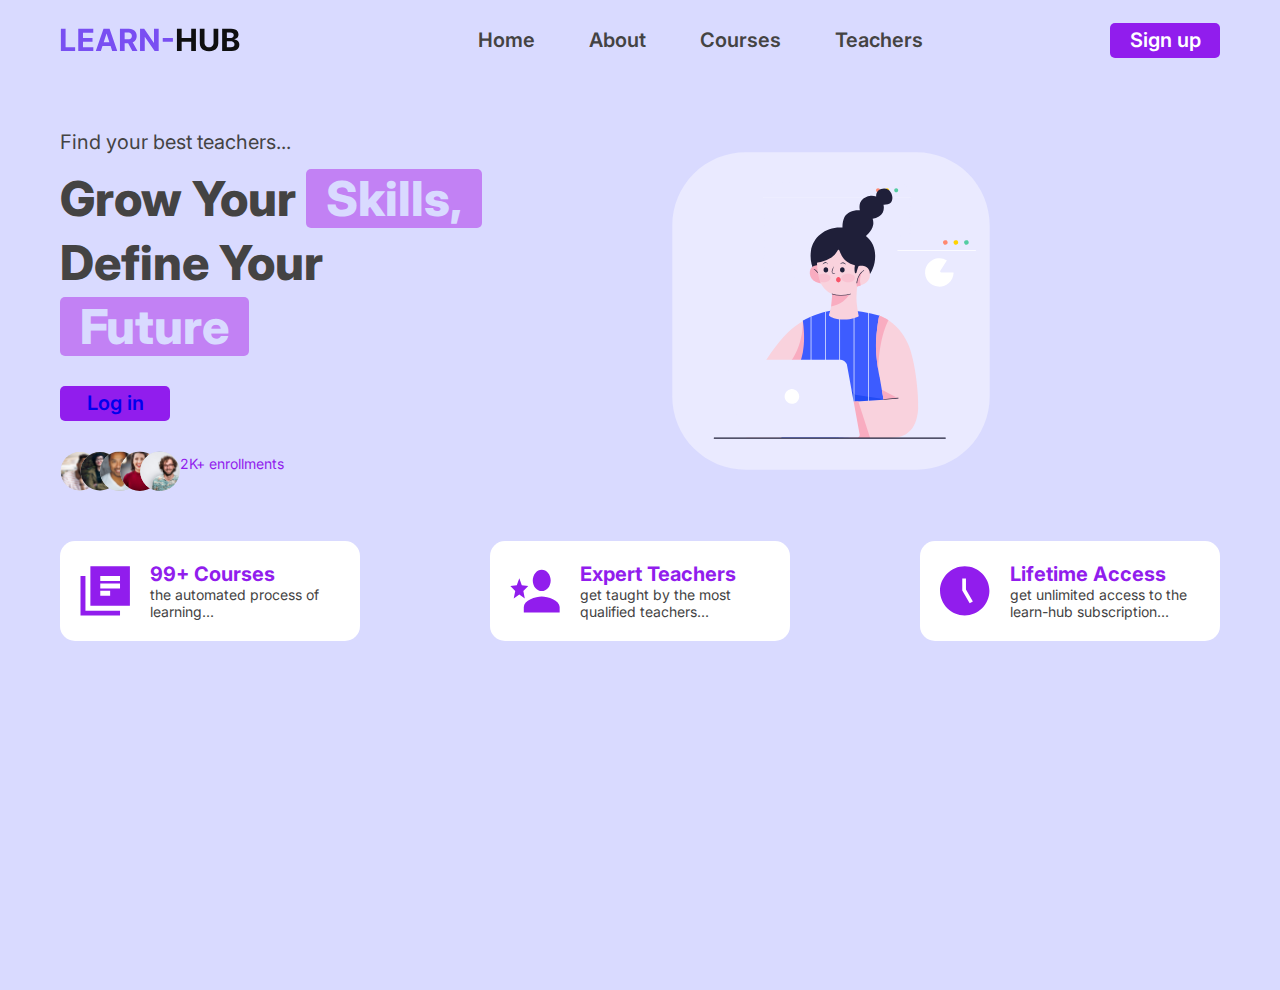
<file: index.html>
<!DOCTYPE html>
<html lang="en">
<head>
    <meta charset="UTF-8">
    <meta http-equiv="X-UA-Compatible" content="IE=edge">
    <meta name="viewport" content="width=device-width, initial-scale=1.0">
    <link rel="preconnect" href="https://fonts.googleapis.com">
    <link rel="preconnect" href="https://fonts.gstatic.com" crossorigin>
    <link href="https://fonts.googleapis.com/css2?family=Inter:wght@300;400;500;600;700;800&family=Nunito:wght@200;300;500;600;700&family=Poppins:wght@300;400;500;700&display=swap" rel="stylesheet">
    <title>Document</title>
    <link rel="stylesheet" href="styles/landing.css">
</head>
<body>
    <div class="hero">
        <header>
            <img src="images/LEARN-HUB.svg" alt="" srcset="">
            <nav class="nav">
                <ul>
                    <a href="#"><li>Home</li></a>
                    <a href="#"><li>About</li></a>
                    <a href="#"><li>Courses</li></a>
                    <a href="#"><li>Teachers</li></a>
                </ul>
            </nav>    
            <a href="sign-up.html">
                <div class="sign-up-button">
                    <p>Sign up</p>
                </div>
            </a>
        </header>
        <section>
            <div class="left">
                <p>Find your best teachers...</p>
                <h1>Grow Your <span> Skills,</span></h1>
                <h1>Define Your</h1>
                <span>Future</span>
                    <div class="login"><a href="homepage.html">Log in</a></div>
                <div class="avatar">
                    <img src="images/Ellipse 1.svg" alt="" srcset="">
                    <img src="images/Ellipse 2.svg" alt="" srcset="">
                    <img src="images/Ellipse 3.svg" alt="" srcset="">
                    <img src="images/Ellipse 4.svg" alt="" srcset="">
                    <img src="images/Ellipse 5.svg" alt="" srcset="">
                    <p>2K+ enrollments</p>
                </div>
            </div>
            <div class="right">
                <div class="image">
                    <img src="images/illustration 03.svg" alt="" srcset="">
                </div>
            </div>
        </section>
        <section class="services">
            <div class="cards">
                <img src="images/Vector (1).svg" alt="" srcset="">
                <div class="text">
                    <h2>99+ Courses</h2>
                    <p>the automated process of learning...</p>
                </div>
            </div>
            <div class="cards">
                <img src="images/Vector (2).svg" alt="" srcset="">
                <div class="text">
                    <h2>Expert Teachers</h2>
                    <p>get taught by the most qualified teachers...</p>
                </div>
            </div>
            <div class="cards">
                <img src="images/Vector (3).svg" alt="" srcset="">
                <div class="text">
                    <h2>Lifetime Access</h2>
                    <p>get unlimited access to the learn-hub subscription...</p>
                </div>
            </div>
        </section>
    </div>
</body>
</html>
</file>
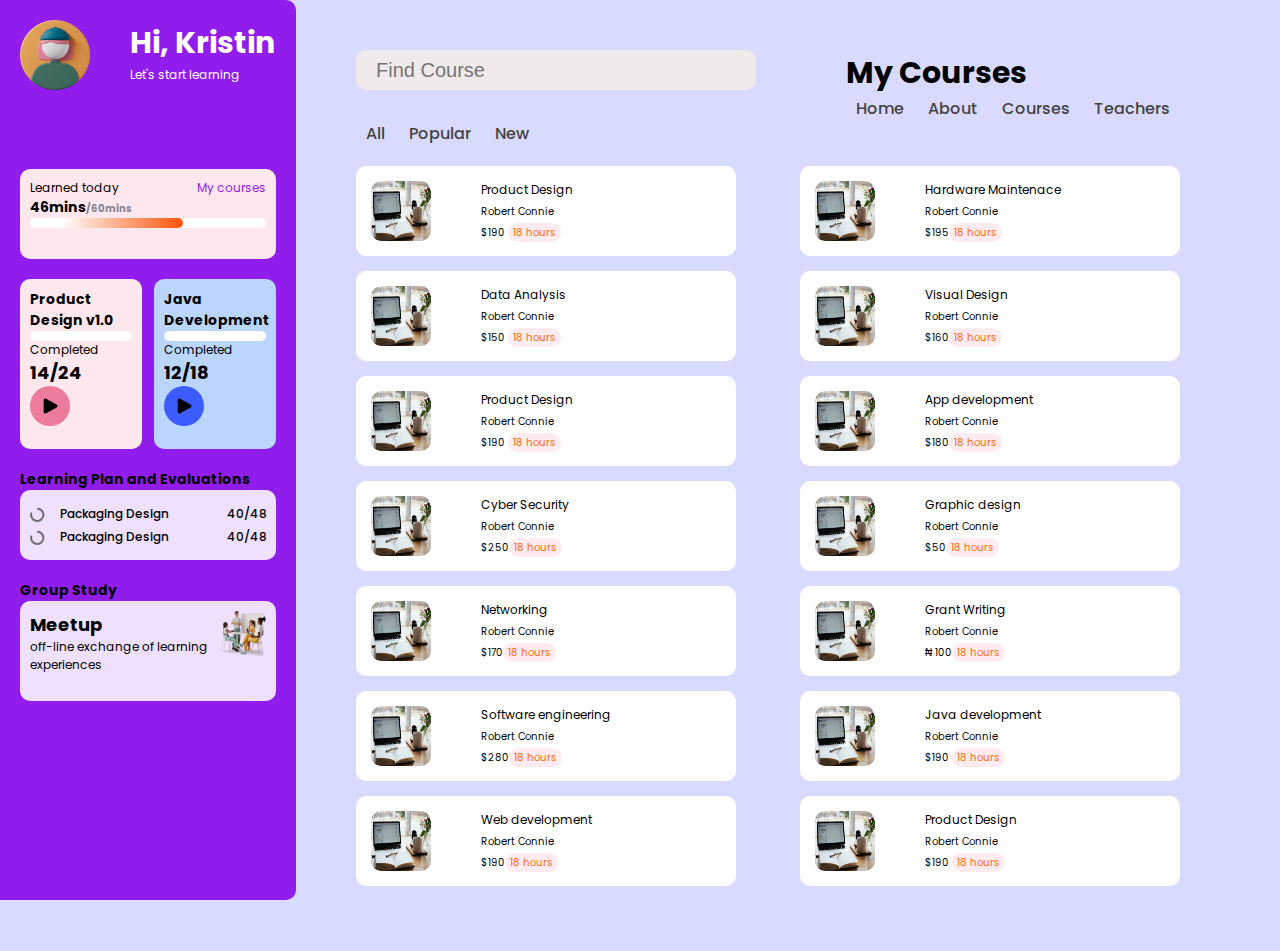
<file: homepage.html>
<!DOCTYPE html>
<html lang="en">
<head>
    <meta charset="UTF-8">
    <meta http-equiv="X-UA-Compatible" content="IE=edge">
    <meta name="viewport" content="width=device-width, initial-scale=1.0">
    <link rel="stylesheet" href="https://fonts.googleapis.com/css2?family=Material+Symbols+Rounded:opsz,wght,FILL,GRAD@48,400,0,0" />
    <link rel="preconnect" href="https://fonts.googleapis.com">
    <link rel="preconnect" href="https://fonts.gstatic.com" crossorigin>
    <link href="https://fonts.googleapis.com/css2?family=Inter:wght@300;400;500;600;700&family=Nunito:wght@200;300;500;600;700&family=Poppins:wght@300;400;500;700&display=swap" rel="stylesheet">
    <link rel="stylesheet" href="styles/homepage.css">
    <title>Document</title>
</head>
<body>
    <div class="container">
        <aside>
            <div class="top">
                <div class="avatar">
                    <img src="images/avatar.png" alt="" srcset="">
                </div>
                <div class="name">
                    <h1>Hi, Kristin</h1>
                    <h4>Let's start learning</h4>
                </div>
            </div>
            <div class="bottom">
                <div class="side-one">
                    <div class="heading">
                        <h4>Learned today</h4>
                        <a href="#">My courses</a>
                    </div>
                    <div class="time">
                        <h3>46mins<span>/60mins</span></h3>
                    </div>
                    <div class="progress">
                        <div class="progress-bar">
                        </div>
                    </div>
                </div>
                <div class="side-two">
                    <div class="side-card-1">
                        <h3>Product Design v1.0</h3>
                        <div class="progress"></div>
                        <h4>Completed</h4>
                        <h2>14/24</h2>
                        <div class="play">
                            <img src="images/icons8-play-100.png" alt="" srcset="">
                        </div>
                    </div>
                    <div class="side-card-2">
                        <h3>Java Development</h3>
                        <div class="progress"></div>
                        <h4>Completed</h4>
                        <h2>12/18</h2>
                        <div class="play-2">
                            <img src="images/icons8-play-100.png" alt="" srcset="">
                        </div>
                    </div>
                </div>
                <h3>Learning Plan and Evaluations</h3>
                <div class="side-three">
                    <div>
                        <div class="one">
                            <div class="">
                                <img src="images/Ellipse 19.svg" alt="" srcset="">
                                <p>Packaging Design</p>
                            </div>
                            <p>40<span>/48</span></p>
                        </div>
                        <div class="one">
                            <div class="">
                                <img src="images/Ellipse 19.svg" alt="" srcset="">
                                <p>Packaging Design</p>
                            </div>
                            <p>40<span>/48</span></p>
                        </div>
                    </div>
                </div>
                <h3>Group Study</h3>
                <div class="side-four">
                    <div class="writing">
                        <h2>Meetup</h2>
                        <h4>off-line exchange of learning experiences</h4>
                    </div>
                    <img src="images/group-reading.png" alt="">
                </div>
            </div>
        </aside>
        <main>
            <div class="menu">
                <input type="search" name="" id="search" placeholder="Find Course">
                <div class="nav-links">
                    <h1>My Courses</h1>
                    <ul>
                        <a href="#"><li>Home</li></a>
                        <a href="#"><li>About</li></a>
                        <a href="#"><li>Courses</li></a>
                        <a href="#"><li>Teachers</li></a>
                    </ul>
                </div>
            </div>
            <div class="filters">
                <ul>
                    <li>All</li>
                    <li>Popular</li>
                    <li>New</li>
                </ul>
            </div>
            <div class="middle">
                <div class="col-1">
                    <div class="card">
                        <img src="images/profile.jpg" alt="" srcset="">
                        <div class="write-up">
                            <h4>Product Design</h4>
                            <p>Robert Connie</p>
                            <p>$190 <span>18 hours</span></p>
                        </div>
                    </div>
                    <div class="card">
                        <img src="images/profile.jpg" alt="" srcset="">
                        <div class="write-up">
                            <h4>Data Analysis</h4>
                            <p>Robert Connie</p>
                            <p>$150 <span>18 hours</span></p>
                        </div>
                    </div>
                    <div class="card">
                        <img src="images/profile.jpg" alt="" srcset="">
                        <div class="write-up">
                            <h4>Product Design</h4>
                            <p>Robert Connie</p>
                            <p>$190 <span>18 hours</span></p>
                        </div>
                    </div>
                    <div class="card">
                        <img src="images/profile.jpg" alt="" srcset="">
                        <div class="write-up">
                            <h4>Cyber Security</h4>
                            <p>Robert Connie</p>
                            <p>$250<span>18 hours</span></p>
                        </div>
                    </div>
                    <div class="card">
                        <img src="images/profile.jpg" alt="" srcset="">
                        <div class="write-up">
                            <h4>Networking</h4>
                            <p>Robert Connie</p>
                            <p>$170<span>18 hours</span></p>
                        </div>
                    </div>
                    <div class="card">
                        <img src="images/profile.jpg" alt="" srcset="">
                        <div class="write-up">
                            <h4>Software engineering</h4>
                            <p>Robert Connie</p>
                            <p>$280<span>18 hours</span></p>
                        </div>
                    </div>
                    <div class="card">
                        <img src="images/profile.jpg" alt="" srcset="">
                        <div class="write-up">
                            <h4>Web development</h4>
                            <p>Robert Connie</p>
                            <p>$190<span>18 hours</span></p>
                        </div>
                    </div>
                </div>
                <div class="col-2">
                    <div class="card">
                        <img src="images/profile.jpg" alt="" srcset="">
                        <div class="write-up">
                            <h4>Hardware Maintenace</h4>
                            <p>Robert Connie</p>
                            <p>$195<span>18 hours</span></p>
                        </div>
                    </div>
                    <div class="card">
                        <img src="images/profile.jpg" alt="" srcset="">
                        <div class="write-up">
                            <h4>Visual Design</h4>
                            <p>Robert Connie</p>
                            <p>$160<span>18 hours</span></p>
                        </div>
                    </div>
                    <div class="card">
                        <img src="images/profile.jpg" alt="" srcset="">
                        <div class="write-up">
                            <h4>App development</h4>
                            <p>Robert Connie</p>
                            <p>$180<span>18 hours</span></p>
                        </div>
                    </div>
                    <div class="card">
                        <img src="images/profile.jpg" alt="" srcset="">
                        <div class="write-up">
                            <h4>Graphic design</h4>
                            <p>Robert Connie</p>
                            <p>$50<span>18 hours</span></p>
                        </div>
                    </div>
                    <div class="card">
                        <img src="images/profile.jpg" alt="" srcset="">
                        <div class="write-up">
                            <h4>Grant Writing</h4>
                            <p>Robert Connie</p>
                            <p>&#8358; 100<span>18 hours</span></p>
                        </div>
                    </div>
                    <div class="card">
                        <img src="images/profile.jpg" alt="" srcset="">
                        <div class="write-up">
                            <h4>Java development</h4>
                            <p>Robert Connie</p>
                            <p>$190 <span>18 hours</span></p>
                        </div>
                    </div>
                    <div class="card">
                        <img src="images/profile.jpg" alt="" srcset="">
                        <div class="write-up">
                            <h4>Product Design</h4>
                            <p>Robert Connie</p>
                            <p>$190 <span>18 hours</span></p>
                        </div>
                    </div>
                </div>
            </div>
        </main>
    </div>
</body>
</html>
</file>
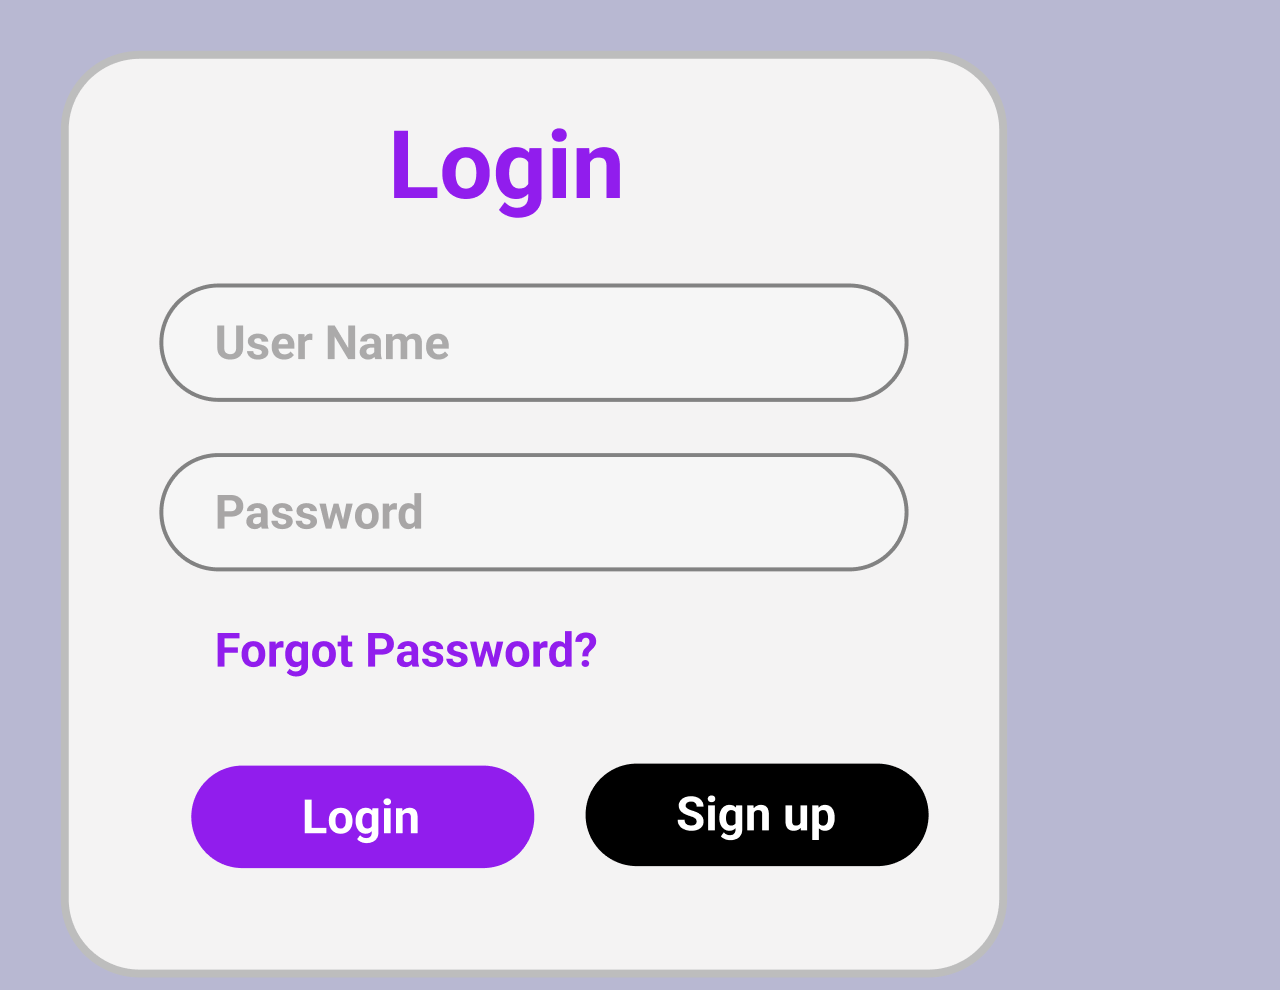
<file: Log In.html>
<!DOCTYPE html>
<html lang="en">
<head>
    <meta charset="UTF-8">
    <meta http-equiv="X-UA-Compatible" content="IE=edge">
    <meta name="viewport" content="width=device-width, initial-scale=1.0">
    <title>Document</title>
    <link rel="stylesheet" href="./styles/Log-in.css">
</head>
<body>
    <section>
        <img src="./images/Rectangle 7.png" alt="">
    </section>
</body>
</html>
</file>
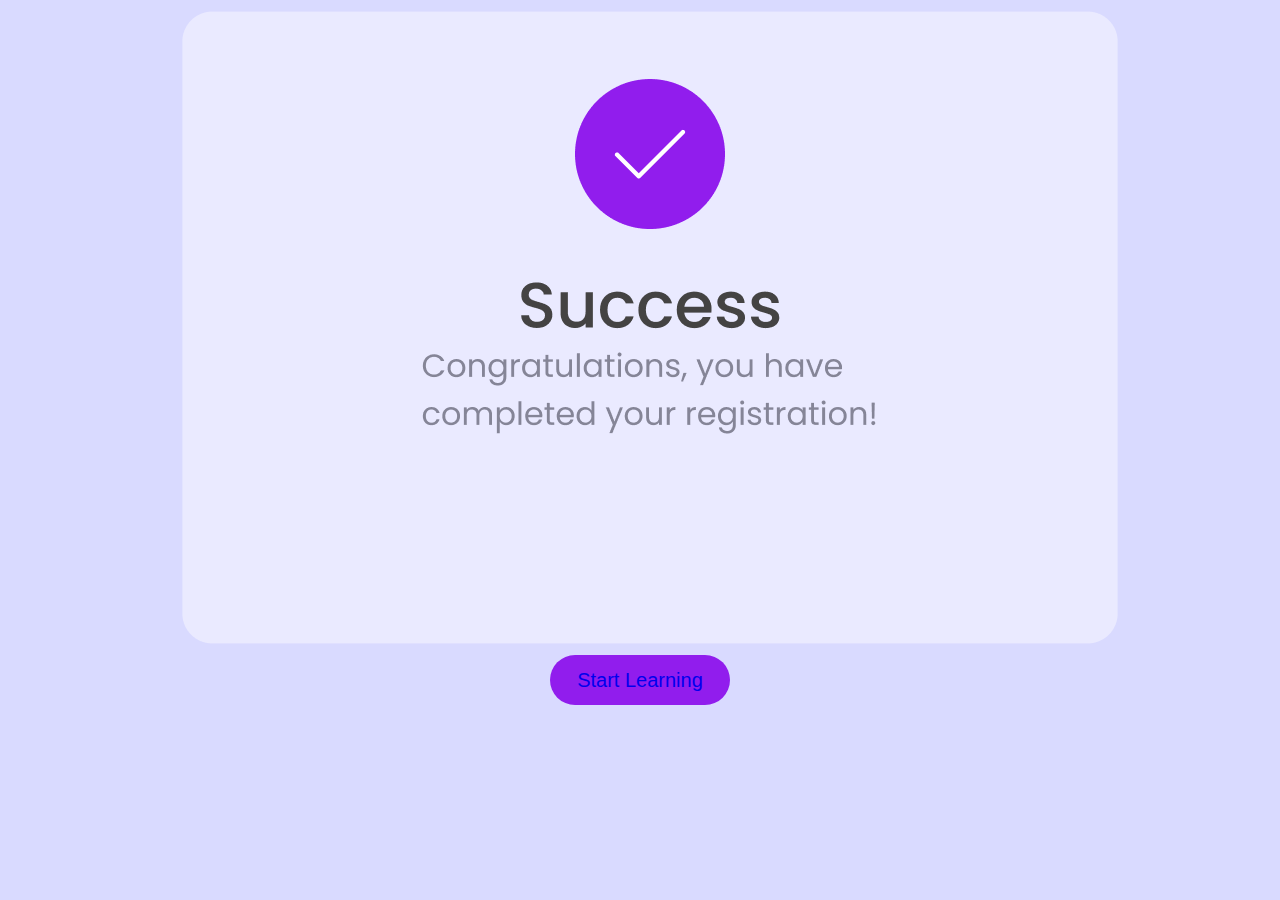
<file: sign me up.html>
<!DOCTYPE html>
<html lang="en">
<head>
    <meta charset="UTF-8">
    <meta http-equiv="X-UA-Compatible" content="IE=edge">
    <meta name="viewport" content="width=device-width, initial-scale=1.0">
    <title>Document</title>
    <link rel="stylesheet" href="./styles/sign-me-up.css">
</head>
<body>
    <main>
        <div class="img">
            <img src="./images/Rectangle 9.png" alt="">
        </div>

        <div class="round">
            <div class="oval">
                <div class="explore"><a href="homepage.html">Start Learning</a></div>
            </div>
        </div>
    </main>
</body>
</html>
</file>
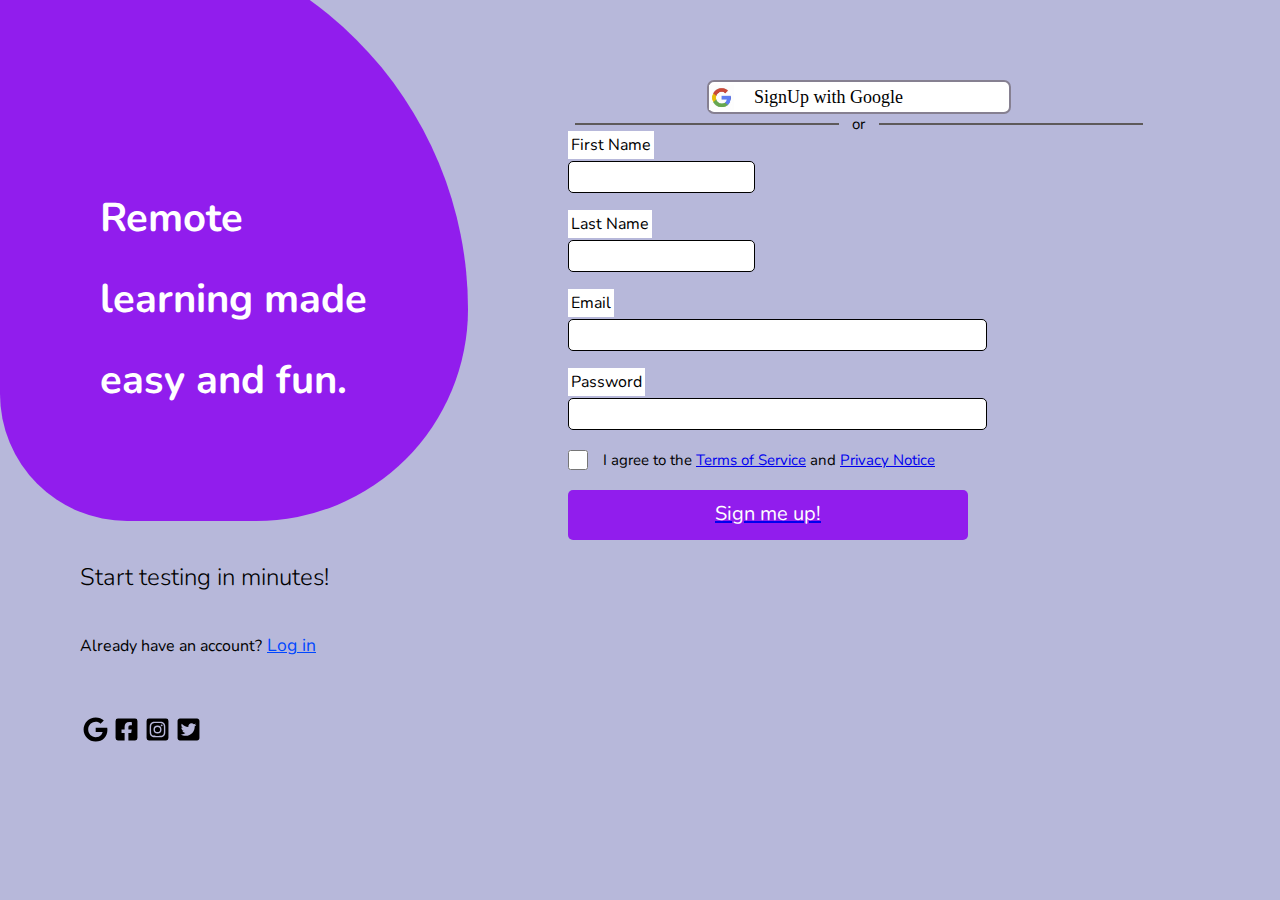
<file: sign-up.html>
<!DOCTYPE html>
<html>
    <head>
        <meta charset="utf-8">
        <meta http-equiv="X-UA-Compatible" content="IE=edge">
        <title></title>
        <meta name="description" content="">
        <meta name="viewport" content="width=device-width, initial-scale=1">
        <link rel="preconnect" href="https://fonts.googleapis.com">
        <link rel="preconnect" href="https://fonts.gstatic.com" crossorigin>
        <link href="https://fonts.googleapis.com/css2?family=Nunito:wght@200;300;500;600;700&family=Poppins:wght@300;400;500;700&display=swap" rel="stylesheet">
        <link rel="stylesheet" href="styles/sign-up.css">
    </head>
    <body>
        <div class="container">
            <div class="left">
                <div class="content">
                    <div class="text">
                        <h1>Remote <br> learning made <br> easy and fun.</h1>
                    </div>
                </div>
                <h3>Start testing in minutes!</h3>
                <div class="sign-in">
                    <p>Already have an account?</p>
                    <a href="Log In.html"><div class="log">Log in</div></a>
                </div>
                <div class="socials">
                    <img src="images/google.svg" alt="" srcset="">
                    <img src="images/square-facebook.svg" alt="" srcset="">
                    <img src="images/square-instagram.svg" alt="" srcset="">
                    <img src="images/square-twitter.svg" alt="" srcset="">
                </div>
            </div>
            <div class="right">
               <form action="">
                <div class="sign-in-options">
                    <div class="google">
                        <img src="images/download.jfif" alt="" srcset="">
                        <p>SignUp with Google</p>
                    </div>
                </div>
                <div class="line">
                    <div></div>
                    <p>or</p>
                    <div></div>
                </div>
                <div class="info">
                <label for="first-name">First Name</label>
                <input id="name" type="text" name="first-name" class="first-name">
                <div class="last">
                    <label for="last-name">Last Name</label>
                <input id="name" type="text" name="last-name" class="last-name">
                </div>
                <label for="last-name">Email</label>
                <input type="email" name="email" id="email">
                <label for="last-name">Password</label>
                <input type="password" name="password" id="password">
                </div>
                <div class="terms">
                    <input type="checkbox" name="checkbox" id="checkbox">
                    <div class="agree"><p>I agree to the <a href="Terms of Service">Terms of Service</a> and <a href="Privacy Notice">Privacy Notice</a></p></div>
                </div>
                <a href="sign me up.html"><div class="sign">Sign me up!</div></a>
              </form>
            </div>
        </div>
    </body>
</html>
</file>
<file: styles/landing.css>
*{
  padding: 0;
  margin: 0;
  /* text-decoration: none; */
}

:root {
  --background-color: #D9DAFF;
  --main-color: #911DED;
  --secondary-color: #C281F4;
  --accent-color: #444343;
  --font-primary: 48px;
  --font-secondary: 24px;
  --font-text: 20px;
  --font-small: 14px;
}

body {
  height: 110vh;
  width: 100vw;
  /* overflow: hidden; */
  font-family: 'Inter', sans-serif;
  background-color: var(--background-color);
}

/* .hero {
  height: 110vh; 
} */

header {
  display: flex;
  justify-content: space-between;
  align-items: center;
  padding: 10px 60px 10px 60px;
}

header img {
  height: 60px;
  width: 180px;   
}

header ul li {
  list-style: none;
  display: inline-block;
  margin-left: 50px;
  font-size: var(--font-text);
  color: var(--accent-color);
  font-weight: 600;
}

.sign-up-button {
  width: 100px;
  height: 25px;
  background-color: var(--main-color);
  font-size: var(--font-text);
  border-radius: 5px;
  text-align: center;
  padding: 5px;
  font-weight: 600;
}

header a {
  text-decoration: none;
  color: #fff;
}

section {
  padding: 50px 60px 0 60px;
  width: calc(100% - 120px);
  display: flex;
  justify-content: space-between;
}

.left {
  flex: 50%;
}


.left p {
  font-size: var(--font-text);
  color: var(--accent-color);
  margin-bottom: 15px;
}

.left h1 {
  color: var(--accent-color);
  font-size: var(--font-primary);
  margin-bottom: 5px;
  font-weight: 800;
}

.left span {
  height: 50px;
  width: 70px;
  background-color: #C281F4;
  color: var(--background-color);
  margin-bottom: 5px;
  font-weight: 800;
  padding: 0px 20px;
  border-radius: 5px;
  font-size: var(--font-primary);
  font-weight: 800;
}

.login {
  width: 100px;
  height: 25px;
  background-color: var(--main-color);
  font-size: var(--font-text);
  border-radius: 5px;
  text-align: center;
  padding: 5px;
  color: white;
  margin: 30px 0;
  font-weight: 600;
  text-decoration: none;
}

.login a{
  text-decoration: none;
}

.avatar {
  padding-left: 20px;
  display: flex;
  align-items: center;
  font-size: var(--font-text);
}

.avatar p {
  font-size: var(--font-small);
  color: var(--main-color);
}


.avatar img {
  height: 40px;
  width: 40px;
  margin-left: -20px;
}

.right {
  flex: 50%;
  align-items: center;
}

.right img {
  height: 350px;
  width: 350px;
} 

.image {
  width: 100%;
  height: 100%;
  display: flex;
  align-items: center;
}

.cards {
  width: 260px;
  height: 80px;
  background-color: #fff;
  border-radius: 15px;
  display: flex;
  align-items: center;
  padding: 10px 20px;
}

.cards img {
  height: 50px;
  width: 50px;
}

.cards .text {
  padding-left: 20px;
}

.cards .text h2{
  color: var(--main-color);
  font-size: var(--font-text);
}

.cards .text p{
  color: var(--accent-color);
  font-size: var(--font-small);
}
</file>
<file: styles/homepage.css>
* {
    padding: 0;
    margin: 0;
    list-style: none;
}

:root {
    --color-primary: #911DED;
    --color-background: #D9DAFF;
    --color-secondary: #EFE0FF;
    --color-accent: #FFE7EE;
    --color-blue: #BAD6FF;
    --color-dark-blue: #3D5CFF;
    --color-grey: #858597;
    --color-pink: #EC7B9C;
    --color-pink-light: #FFEBF0;
    --color-orange: #FF6905;
    --color-yellow: #F0EAEA;
    --color-black: #444343;

    --padding: 30px;
    --padding-secondary: 70px;
    --border-radius: 10px;
}

body {
    font-family: 'Poppins', sans-serif;
    background-color: var(--color-background);
    max-height: 100vh;
    max-width: 100vw;
}

h1 {
    font-size: 30px;
}

h2 {
    font-size: 18px;
    font-weight: 700;
}

h3 {
    font-weight: 700;
    font-size: 14px;
}

h4 {
    font-size: 12px;
    font-weight: 400;
}

p {
    font-size: 10px;

}

a {
    font-size: 12px;
    font-size: 400;
    color: var(--color-primary);
    text-decoration: none;
}

aside {
    width: 20%;
    height: calc(100vh - 40px);
    background-color: var(--color-primary);
    padding: 20px 20px;
    border-radius: 0px 10px 10px 0px;
    position: fixed;
}

.container {
    display: flex;
}

.top {
    height: 15%;
    display: flex;
    width: 100%;
    justify-content: space-between;
    margin-bottom: 20px;
}

.top h1, .top h4 {
    color: #fff;
}

.top img {
    width: 70px;
    height: 70px;
}

.side-one {
    width: calc(100% - 20px);
    height: 70px;
    border-radius: var(--border-radius);
    background-color: var(--color-accent);
    padding: 10px;
}

.side-one .heading {
    display: flex;
    justify-content: space-between;
}

.side-one span {
    color: var(--color-grey);
    font-size: 10px;
    justify-content: space-between;
}

.progress {
    height: 10px;
    width: 100%;
    background-color: #fff;
    border-radius: 5px;
    margin-top: 10px 0;
}

.progress-bar {
    width: 65%;
    height: 100%;
    background: linear-gradient(90deg, #fff 20%, #FF5106 101.2%);
    border-radius: 5px;
}

.side-two {
    display: flex;
    width: 100%;
    margin: 20px 0;
    justify-content: space-between;
}

.side-card-1 {
    width: 40%;
    height: 150px;
    border-radius: var(--border-radius);
    background-color: var(--color-accent);
    padding: 10px;
}

.play {
    height: 40px;
    width: 40px;
    border-radius: 50%;
    background-color: var(--color-pink);
    display: flex;
    justify-content: center;
    align-items: center;
}

.play img {
    height: 18px;
    width: 18px;
    color: #fff;
}

.side-card-2 {
    width: 40%;
    height: 150px;
    border-radius: var(--border-radius);
    background-color: var(--color-blue);
    padding: 10px;
}

.play-2 {
    height: 40px;
    width: 40px;
    border-radius: 50%;
    background-color: var(--color-dark-blue);
    display: flex;
    justify-content: center;
    align-items: center;
}

.play-2 img {
    height: 18px;
    width: 18px;
    color: #fff;
}

.side-three {
    max-width: 100%;
    height: 50px;
    padding: 10px;
    background-color: var(--color-secondary);
    border-radius: var(--border-radius);
    margin-bottom: 20px;
}

.one {
    width: 100%;
    display: flex;
    flex-direction: row;
    justify-content: space-between;
    align-items: center;
    margin-top: 5px;
}

.one div {
    display: flex;
    align-items: center;
}

.one p {
    font-size: 12px;
    font-weight: 500;
    padding-left: 15px;
}

.one img {
    height: 15px;
    width: 15px;
}


.side-four {
    max-width: 100%;
    height: 80px;
    border-radius: var(--border-radius);
    display: flex;
    flex-direction: row;
    justify-content: space-between;
    background-color: var(--color-secondary);
    padding: 10px;
}

.side-four img {
    height: 45px;
    width: 45px;
}



main {
    width: 70%;
    max-height: 100vh;
    padding: 50px 100px;
    margin-left: 20%;
}

.menu {
    width: 100%;
    display: flex;
    justify-content: space-between;
    align-content: center;
}


#search {
    width: 400px;
    height: 40px;
    border-radius: var(--border-radius);
    border: none;
    outline: none;
    background-color: var(--color-yellow);
    padding-left: 20px;
    font-size: 20px;
}

ul li {
    display: inline-block;
    padding: 0 10px;
    font-size: 16px;
    color: var(--color-black);
    font-weight: 500;
}

.middle {
    display: flex;
    justify-content: space-between;
    padding-top: 20px;
}

.card {
    background-color: #fff;
    width: 350px;
    max-height: 60px;
    border-radius: var(--border-radius);
    padding: 15px;
    display: flex;
    margin-bottom: 15px;
}

.card img {
    height: 60px;
    width: 60px;
    border-radius: var(--border-radius);
}

.write-up {
    padding-left: 50px;
    display: flex;
    flex-direction: column;
    justify-content: space-between;
}

.write-up span {
    background-color: var(--color-pink-light);
    color: var(--color-orange);
    border-radius: 10px;
    padding: 2px 5px;
}
</file>
<file: styles/Log-in.css>
*{ 
    padding: 0;
    margin: 0;
    box-sizing: border-box;
}

body {
    /* box-sizing: border-box; */
    /* position: absolute; */
    width: 100vw;
    height: 110vh;
    /* left: 0px; */
    /* top: 0px; */
    background: #B8B8D2;
    /* border: 1px solid #F2F2F2; */
}

section {
    padding: 50px 60px 0 60px;
    width: calc(100% - 120px);
    display: flex;
    justify-content: space-between;
}

.left {
    flex: 50%;
    background-position: left;
    
}

.right {
    flex: 50%;
    align-items: center;
}
</file>
<file: styles/sign-me-up.css>
* {
    padding: 0;
    margin: 0;
    box-sizing: border-box;
}

body{
    position: relative;
    width: 100vw;
    height: 100vh;
    background-color: #D9DAFF;
}

.img {
    background-position: center;
    display: flex;
    align-items: center;
    justify-content: center;
    text-align: center;
    height: 655px;
    width: 1300px;
}

.oval{
    width: 180px;
    height: 50px;
    border-radius: 40px;
    background-color: #911DED;
    text-align: center;
    display: flex;
    justify-content: center;
    align-items: center;
}

.round{
    display: flex;
    justify-content: center;
    align-items: center;
}

.explore{
    font-family: Arial, Helvetica, sans-serif;
    font-weight: 400;
    font-size: 20px;
    line-height: 23px;
    letter-spacing: 1.25;
    text-align: center;
    color: white;

}

.explore a{
    text-decoration: none;
}
</file>
<file: styles/sign-up.css>
*{
  padding: 0;
  margin: 0;
}

body {
  height: 100vh;
  width: 100vw;
  background-color: #b7b8da;
  font-family: 'Nunito', sans-serif;
  font-size: 15px;
}

.container {
 display: flex;
 padding: 30px 80px 0 80px;
 justify-content: center;
}

.left {
  flex: 40%;
  display: flex;
  height: calc(100vh - 60px);
  flex-direction: column;
  justify-content: center;

}
.text{
  padding-top: 50px;
  padding-left: 100px;
}
.content {
  background-color: #911DED;
  margin-top: -200px;
  margin-left: -80px;
  padding-top: 200px;
  padding-bottom: 100px;
  border-top-left-radius: 0px;
  border-top-right-radius:900px;
  border-bottom-left-radius: 300px;
  border-bottom-right-radius: 500px;
  
}

.left h1 {
  font-size: 2.5rem;
  font-weight: bold;
  color: white;
  line-height: 81px;
}

.left h3 {
  font-size: 1.5rem;
  font-weight: 300;
  color: black;
  padding-top: 40px;
}

.sign-in {
  display: flex;
  padding-top: 40px;
  align-items: first baseline;

}

.log {
  font-size: 1.1rem;
}

.sign-in p {
  font-size: 1rem;
}

.sign-in a{
  padding-left: 5px;
  font-size: 20px;
  color: #0047FF;
}

.socials {
  padding-top: 60px;
  display: flex;
  justify-content: start;
  padding-bottom: 30px;
}

.socials img{
  height: 25px;
  width: 25px;
  padding: 0 3px 0 3px;
}

.right {
  flex: 60%;
  padding: 50px;
  margin-left: 50px;
}

form {
  width: 100%;
  align-items: center;
}

.sign-in-options {
  display: flex;
  justify-content: space-evenly;
}

.google {
  width: 300px;
  height: 30px;
  background-color: #FFFFFF;
  border: 2px solid #868091;
  border-radius: 7px;
  display: flex;
  align-items: center;
  justify-content: start;

}

.google img {
  height: 25px;
  width: 25px;
  padding-right: 20px;
}

.google p {
  font-family: 'Inter';
  font-style: normal;
  font-weight: 400;
  font-size: 18px;

}

.right form input {
  width: 70%;
  height: 30px;
  display: block;
  margin-top: 5px;
  margin-bottom: 20px;
  border-radius: 5px;
  font-size: 1rem;
  padding-left: 10px;
  background: #FFFFFF;
  border: 0.7px solid #000000;
  outline: none;
}

#name {
  width: 30%;
}

.right form label {
  font-size: 1rem;
  margin: 0px 0;
  padding: 3px;
  background-color: white;
}

.terms {
  display: flex;
}

.line {
  display: flex;
  align-items: center;
  justify-content: space-around;
}

.line div {
  border: 0.5px solid rgb(94, 90, 90);
  width:45%;
}

#checkbox{
  height: 20px;
  width: 20px;
  margin-right: 15px;
  margin-top: 0.3px;
}

.sign {
  height: 40px;
  width: 400px;
  background-color:  #911DED;
  border-radius: 5px;
  font-size: 20px;
  color: white;
  border: none;
  text-align: center;
  justify-content: center;
  padding-top: 10px;
}
</file>
